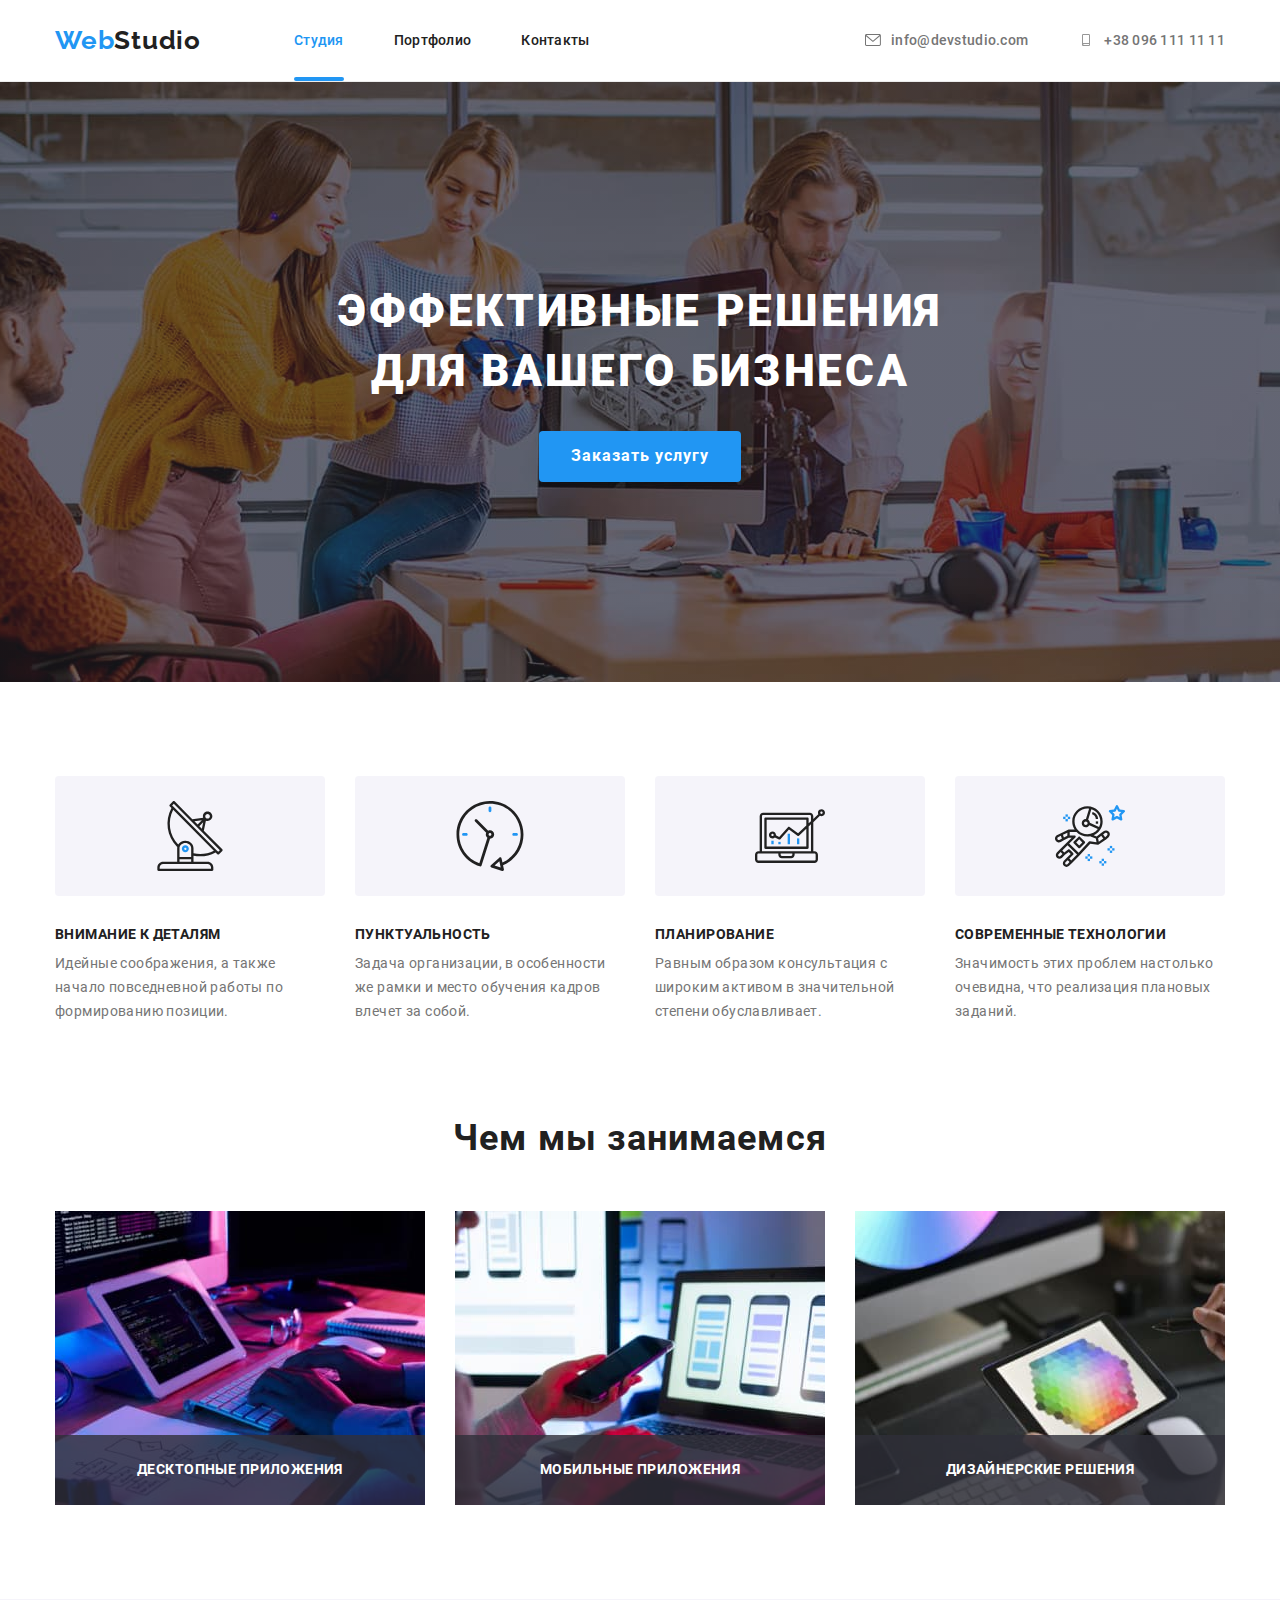
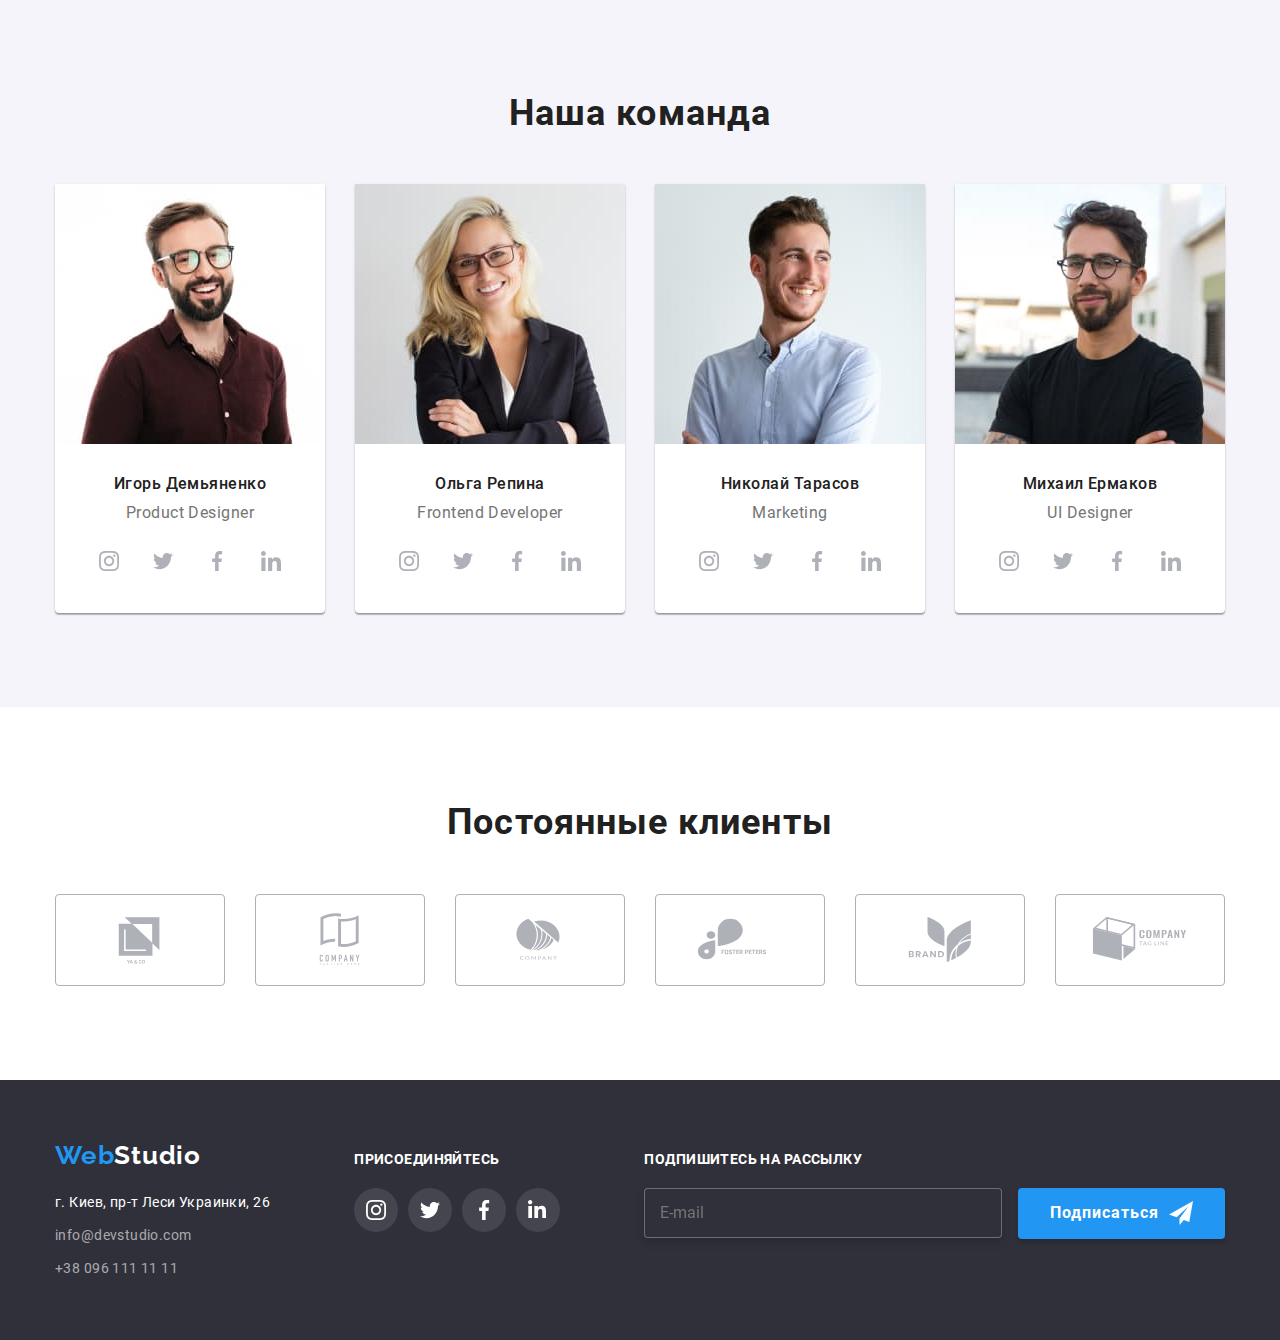
<file: index.html>
<!DOCTYPE html>
<html lang="ru">
  <head>
    <meta charset="UTF-8" />
    <meta http-equiv="X-UA-Compatible" content="IE=edge" />
    <meta name="viewport" content="width=device-width, initial-scale=1.0" />
    <title>WebStudio</title>

    <link
      rel="stylesheet"
      href="https://cdnjs.cloudflare.com/ajax/libs/modern-normalize/1.1.0/modern-normalize.min.css"
    />

    <link rel="stylesheet" href="./css/main.min.css" />
  </head>
  <body>
    <header class="header">
      <div class="container header-content">
        <nav class="navigation">
          <a class="logo" href="./index.html">Web<span class="logo--dark">Studio</span></a>

          <button type="button" aria-controls="menu-box" class="navigation__btn" data-menu-button>
            <svg width="40" height="40" aria-label="переключатель мобильного меню">
              <use
                class="navigation__btn-open"
                href="./img/symbol-defs.svg#icon-mobil-menu-open"
              ></use>
              <use
                class="navigation__btn-close"
                href="./img/symbol-defs.svg#icon-mobil-menu-close"
              ></use>
            </svg>
          </button>

          <div class="navigation__menu-box" id="menu-box" data-menu>
            <ul class="mobil-nav">
              <li class="mobil-nav__item">
                <a class="mobil-nav__link mobil-nav__link--carrent" href="">Студия</a>
              </li>
              <li class="mobil-nav__item">
                <a class="mobil-nav__link" href="./portfolio.html">Портфолио</a>
              </li>
              <li class="mobil-nav__item"><a class="mobil-nav__link" href="">Контакты</a></li>
            </ul>
            <div class="mobil-space">
              <ul class="mobil-contacts">
                <li class="mobil-contacts__item">
                  <a class="mobil-contacts__link-phone" href="tel:+380961111111">
                    +38 096 111 11 11</a
                  >
                </li>
                <li class="mobil-contacts__item">
                  <a class="mobil-contacts__link-mail" href="mailto:info@devstudio.com">
                    info@devstudio.com</a
                  >
                </li>
              </ul>

              <ul class="mobil-soc__list">
                <li class="mobil-soc__item">
                  <a class="mobil-soc__link link-reset" href="">Instagram</a>
                </li>

                <li class="mobil-soc__item"><a class="mobil-soc__link" href="">Twitter</a></li>

                <li class="mobil-soc__item"><a class="mobil-soc__link" href="">Facebook</a></li>

                <li class="mobil-soc__item"><a class="mobil-soc__link" href="">LinkedIn</a></li>
              </ul>
            </div>
          </div>

          <ul class="site-nav">
            <li class="site-nav__item">
              <a class="site-nav__link site-nav__link--current" href="">Студия</a>
            </li>
            <li class="site-nav__item">
              <a class="site-nav__link" href="./portfolio.html">Портфолио</a>
            </li>
            <li class="site-nav__item"><a class="site-nav__link" href="">Контакты</a></li>
          </ul>
        </nav>
        <ul class="contacts">
          <li class="contacts__item">
            <a class="contacts__link" href="mailto:info@devstudio.com">
              <svg class="contacts__icon">
                <use href="./img/symbol-defs.svg#icon-mail"></use>
              </svg>
              info@devstudio.com</a
            >
          </li>
          <li class="contacts__item">
            <a class="contacts__link" href="tel:+380961111111">
              <svg class="contacts__icon">
                <use href="./img/symbol-defs.svg#icon-phone"></use>
              </svg>
              +38 096 111 11 11</a
            >
          </li>
        </ul>
      </div>
    </header>

    <main>
      <section class="hero">
        <h1 class="hero__title">
          Эффективные решения<br />
          для вашего бизнеса
        </h1>

        <button class="btn btn--secondary" type="button" data-modal-open>Заказать услугу</button>
      </section>

      <!-- Наши преимущества -->

      <section class="benefits section">
        <div class="container">
          <h2 class="visually-hidden">Наши преимущества</h2>

          <ul class="benefits__list">
            <li class="benefits__item">
              <h3 class="benefits__tittle">Внимание к деталям</h3>

              <p class="benefits__text">
                Идейные соображения, а также начало повседневной работы по формированию позиции.
              </p>
            </li>

            <li class="benefits__item">
              <h3 class="benefits__tittle">Пунктуальность</h3>

              <p class="benefits__text">
                Задача организации, в особенности же рамки и место обучения кадров влечет за собой.
              </p>
            </li>

            <li class="benefits__item">
              <h3 class="benefits__tittle">Планирование</h3>

              <p class="benefits__text">
                Равным образом консультация с широким активом в значительной степени обуславливает.
              </p>
            </li>

            <li class="benefits__item">
              <h3 class="benefits__tittle">Современные технологии</h3>

              <p class="benefits__text">
                Значимость этих проблем настолько очевидна, что реализация плановых заданий.
              </p>
            </li>
          </ul>
        </div>
      </section>

      <!-- Чем мы занимаемся -->

      <section class="occupation section">
        <div class="container">
          <h2 class="occupation__tittle">Чем мы занимаемся</h2>

          <ul class="occupation__list">
            <li class="occupation__item">
              <div class="occupation__card">
                <h3 class="occupation__text">Десктопные приложения</h3>
                <picture>
                  <source
                    srcset="./img/ocupation-img-1.jpg 1x, ./img/ocupation-img-1-2x.jpg 2x"
                    media="(min-width:1200px)"
                  />

                  <img
                    class="occupation__images"
                    src="./img/ocupation-img-1.jpg"
                    alt="монитор и руки человека на клавиатуре"
                  />
                </picture>
              </div>
            </li>

            <li class="occupation__item">
              <div class="occupation__card">
                <h3 class="occupation__text">Мобильные приложения</h3>
                <picture>
                  <source
                    srcset="./img/ocupation-img-2.jpg 1x, ./img/ocupation-img-2-2x.jpg 2x"
                    media="(min-width:1200px)"
                  />

                  <img
                    class="occupation__images"
                    src="ocupation-img-2.jpg"
                    alt="монитор и смартфон в руках человека"
                  />
                </picture>
              </div>
            </li>
            <li class="occupation__item">
              <div class="occupation__card">
                <h3 class="occupation__text">Дизайнерские решения</h3>
                <picture>
                  <source
                    srcset="./img/ocupation-img-3.jpg 1x, ./img/ocupation-img-3-2x.jpg 2x"
                    media="(min-width:1200px)"
                  />

                  <img
                    class="occupation__images"
                    src="ocupation-img-3.jpg"
                    alt="планшет в руках человека"
                  />
                </picture>
              </div>
            </li>
          </ul>
        </div>
      </section>

      <!-- Наша команда -->

      <section class="team section">
        <div class="container">
          <h2 class="team__tittle">Наша команда</h2>

          <ul class="team__list">
            <li class="team__item">
              <picture>
                <source
                  srcset="./img/team-1.jpg 1x, ./img/team-1-2x.jpg 2x"
                  media="(min-width:1200px)"
                />
                <source
                  srcset="./img/team-1-tab.jpg 1x, ./img/team-1-tab-2x.jpg 2x"
                  media="(min-width:768px)"
                />
                <source
                  srcset="./img/team-1-mob.jpg 1x, ./img/team-1-mob-2x.jpg 2x"
                  media="(min-width:320px)"
                />
                <img
                  class="team__images"
                  src="./img/team-1.jpg"
                  alt="мужчиина в очках с бородой в коричневой рубашке"
                />
              </picture>

              <div class="team__meta">
                <h3 class="team__name">Игорь Демьяненко</h3>
                <p class="team__profession" lang="en">Product Designer</p>
              </div>
              <ul class="social-links">
                <li class="social-links__item">
                  <a class="social-links__link" href="">
                    <svg class="social-links__icon">
                      <use href="./img/symbol-defs.svg#icon-social_links_1"></use>
                    </svg>
                  </a>
                </li>
                <li class="social-links__item">
                  <a class="social-links__link" href=""
                    ><svg class="social-links__icon">
                      <use href="./img/symbol-defs.svg#icon-social_links_2"></use></svg
                  ></a>
                </li>
                <li class="social-links__item">
                  <a class="social-links__link" href=""
                    ><svg class="social-links__icon">
                      <use href="./img/symbol-defs.svg#icon-social_links_3"></use></svg
                  ></a>
                </li>
                <li class="social-links__item">
                  <a class="social-links__link" href=""
                    ><svg class="social-links__icon">
                      <use href="./img/symbol-defs.svg#icon-social_links_4"></use></svg
                  ></a>
                </li>
              </ul>
            </li>

            <li class="team__item">
              <picture>
                <source
                  srcset="./img/team-2.jpg 1x, ./img/team-2-2x.jpg 2x"
                  media="(min-width:1200px)"
                />
                <source
                  srcset="./img/team-2-tab.jpg 1x, ./img/team-2-tab-2x.jpg 2x"
                  media="(min-width:768px)"
                />
                <source
                  srcset="./img/team-2-mob.jpg 1x, ./img/team-2-mob-2x.jpg 2x"
                  media="(min-width:320px)"
                />
                <img
                  class="team__images"
                  src="./img/team-2.jpg"
                  alt="женщина блондинка в очках и черном пиджаке"
                />
              </picture>

              <div class="team__meta">
                <h3 class="team__name">Ольга Репина</h3>
                <p class="team__profession" lang="en">Frontend Developer</p>
              </div>
              <ul class="social-links">
                <li class="social-links__item">
                  <a class="social-links__link" href="">
                    <svg class="social-links__icon">
                      <use href="./img/symbol-defs.svg#icon-social_links_1"></use>
                    </svg>
                  </a>
                </li>
                <li class="social-links__item">
                  <a class="social-links__link" href=""
                    ><svg class="social-links__icon">
                      <use href="./img/symbol-defs.svg#icon-social_links_2"></use></svg
                  ></a>
                </li>
                <li class="social-links__item">
                  <a class="social-links__link" href=""
                    ><svg class="social-links__icon">
                      <use href="./img/symbol-defs.svg#icon-social_links_3"></use></svg
                  ></a>
                </li>
                <li class="social-links__item">
                  <a class="social-links__link" href=""
                    ><svg class="social-links__icon">
                      <use href="./img/symbol-defs.svg#icon-social_links_4"></use></svg
                  ></a>
                </li>
              </ul>
            </li>

            <li class="team__item">
              <picture>
                <source
                  srcset="./img/team-3.jpg 1x, ./img/team-3-2x.jpg 2x"
                  media="(min-width:1200px)"
                />
                <source
                  srcset="./img/team-3-tab.jpg 1x, ./img/team-3-tab-2x.jpg 2x"
                  media="(min-width:768px)"
                />
                <source
                  srcset="./img/team-3-mob.jpg 1x, ./img/team-3-mob-2x.jpg 2x"
                  media="(min-width:320px)"
                />
                <img
                  class="team__images"
                  src="./img/team-3.jpg"
                  alt="женщина блондинка в очках и черном пиджаке"
                />
              </picture>

              <div class="team__meta">
                <h3 class="team__name">Николай Тарасов</h3>
                <p class="team__profession" lang="en">Marketing</p>
              </div>
              <ul class="social-links">
                <li class="social-links__item">
                  <a class="social-links__link" href="">
                    <svg class="social-links__icon">
                      <use href="./img/symbol-defs.svg#icon-social_links_1"></use>
                    </svg>
                  </a>
                </li>
                <li class="social-links__item">
                  <a class="social-links__link" href=""
                    ><svg class="social-links__icon">
                      <use href="./img/symbol-defs.svg#icon-social_links_2"></use></svg
                  ></a>
                </li>
                <li class="social-links__item">
                  <a class="social-links__link" href=""
                    ><svg class="social-links__icon">
                      <use href="./img/symbol-defs.svg#icon-social_links_3"></use></svg
                  ></a>
                </li>
                <li class="social-links__item">
                  <a class="social-links__link" href=""
                    ><svg class="social-links__icon">
                      <use href="./img/symbol-defs.svg#icon-social_links_4"></use></svg
                  ></a>
                </li>
              </ul>
            </li>

            <li class="team__item">
              <picture>
                <source
                  srcset="./img/team-4.jpg 1x, ./img/team-4-2x.jpg 2x"
                  media="(min-width:1200px)"
                />
                <source
                  srcset="./img/team-4-tab.jpg 1x, ./img/team-4-tab-2x.jpg 2x"
                  media="(min-width:768px)"
                />
                <source
                  srcset="./img/team-4-mob.jpg 1x, ./img/team-4-mob-2x.jpg 2x"
                  media="(min-width:320px)"
                />
                <img
                  class="team__images"
                  src="./img/team-4.jpg"
                  alt="мужчиина в очках с бородой в черной футболке"
                />
              </picture>

              <div class="team__meta">
                <h3 class="team__name">Михаил Ермаков</h3>
                <p class="team__profession" lang="en">UI Designer</p>
              </div>
              <ul class="social-links">
                <li class="social-links__item">
                  <a class="social-links__link" href="">
                    <svg class="social-links__icon">
                      <use href="./img/symbol-defs.svg#icon-social_links_1"></use>
                    </svg>
                  </a>
                </li>
                <li class="social-links__item">
                  <a class="social-links__link" href=""
                    ><svg class="social-links__icon">
                      <use href="./img/symbol-defs.svg#icon-social_links_2"></use></svg
                  ></a>
                </li>
                <li class="social-links__item">
                  <a class="social-links__link" href=""
                    ><svg class="social-links__icon">
                      <use href="./img/symbol-defs.svg#icon-social_links_3"></use></svg
                  ></a>
                </li>
                <li class="social-links__item">
                  <a class="social-links__link" href=""
                    ><svg class="social-links__icon">
                      <use href="./img/symbol-defs.svg#icon-social_links_4"></use></svg
                  ></a>
                </li>
              </ul>
            </li>
          </ul>
        </div>
      </section>
      <section class="client section">
        <div class="container">
          <h2 class="client__tittle">Постоянные клиенты</h2>
          <ul class="client__list">
            <li class="client__item">
              <a class="client__link" href="">
                <svg class="client__logo">
                  <use href="./img/symbol-defs.svg#icon-client_1"></use>
                </svg>
              </a>
            </li>

            <li class="client__item">
              <a class="client__link" href="">
                <svg class="client__logo">
                  <use href="./img/symbol-defs.svg#icon-client_2"></use>
                </svg>
              </a>
            </li>

            <li class="client__item">
              <a class="client__link" href="">
                <svg class="client__logo">
                  <use href="./img/symbol-defs.svg#icon-client_3"></use>
                </svg>
              </a>
            </li>

            <li class="client__item">
              <a class="client__link" href="">
                <svg class="client__logo">
                  <use href="./img/symbol-defs.svg#icon-client_4"></use>
                </svg>
              </a>
            </li>

            <li class="client__item">
              <a class="client__link" href="">
                <svg class="client__logo">
                  <use href="./img/symbol-defs.svg#icon-client_5"></use>
                </svg>
              </a>
            </li>

            <li class="client__item">
              <a class="client__link" href="">
                <svg class="client__logo">
                  <use href="./img/symbol-defs.svg#icon-client_6"></use>
                </svg>
              </a>
            </li>
          </ul>
        </div>
      </section>
    </main>

    <footer class="footer">
      <div class="container footer-content">
        <div class="footer__wrap">
          <a class="logo" href="">Web<span class="logo--white">Studio</span></a>

          <address class="address">
            <ul class="address__list">
              <li class="address__item">
                <a class="address__link address__link--location" href=""
                  >г. Киев, пр-т Леси Украинки, 26</a
                >
              </li>
              <li class="address__item">
                <a class="address__link" href="mailto:info@devstudio.com">info@devstudio.com</a>
              </li>
              <li class="address__item">
                <a class="address__link" href="tel:+380961111111">+38 096 111 11 11</a>
              </li>
            </ul>
          </address>
        </div>
        <div class="join">
          <h2 class="join-tittle">присоединяйтесь</h2>

          <ul class="social-links">
            <li class="social-links__item">
              <a class="social-links__link social-links__link--change-color" href="">
                <svg class="social-links__icon">
                  <use href="./img/symbol-defs.svg#icon-social_links_1"></use>
                </svg>
              </a>
            </li>
            <li class="social-links__item">
              <a class="social-links__link social-links__link--change-color" href=""
                ><svg class="social-links__icon">
                  <use href="./img/symbol-defs.svg#icon-social_links_2"></use></svg
              ></a>
            </li>
            <li class="social-links__item">
              <a class="social-links__link social-links__link--change-color" href=""
                ><svg class="social-links__icon">
                  <use href="./img/symbol-defs.svg#icon-social_links_3"></use></svg
              ></a>
            </li>
            <li class="social-links__item">
              <a class="social-links__link social-links__link--change-color" href=""
                ><svg class="social-links__icon">
                  <use
                    href="./img/symbol-defs.svg#icon-social_links_4"
                    width="18"
                    height="18"
                  ></use></svg
              ></a>
            </li>
          </ul>
        </div>
        <div class="subscription">
          <form class="subscription-form">
            <label for="user-mail" class="subscription__label">Подпишитесь на рассылку</label>
            <input
              name="user-mail"
              id="user-mail"
              type="email"
              class="subscription__input"
              placeholder="E-mail"
            />

            <button type="submit" class="btn btn--secondary">
              Подписаться
              <svg class="subscription__icon" width="24" height="24">
                <use href="./img/symbol-defs.svg#icon-icon-footer"></use>
              </svg>
            </button>
          </form>
        </div>
      </div>
    </footer>
    <div class="backdrop backdrop--is-hidden" data-modal>
      <div class="modal">
        <button class="modal-btn" type="button" data-modal-close>
          <svg class="modal-btn__icon" width="18" height="18">
            <use href="./img/symbol-defs.svg#icon-modal_buttom"></use>
          </svg>
        </button>
        <p class="modal__text">Оставьте свои данные, мы вам перезвоним</p>
        <form class="modal__form">
          <label for="user-name" class="modal__label">Имя</label>

          <div class="modal__wrap">
            <input type="text" name="user-name" id="user-name" class="modal__input" />
            <svg class="modal__inpat-icon" width="18" height="18">
              <use href="./img/symbol-defs.svg#icon-name"></use>
            </svg>
          </div>
          <label for="user-tel" class="modal__label">Телефон</label>
          <div class="modal__wrap">
            <input type="tel" name="user-tel" id="user-tel" class="modal__input" />
            <svg class="modal__inpat-icon" width="18" height="18">
              <use href="./img/symbol-defs.svg#icon-phone-modal"></use>
            </svg>
          </div>
          <label for="user-email" class="modal__label">Почта</label>
          <div class="modal__wrap">
            <input type="email" name="user-email" id="user-email" class="modal__input" />
            <svg class="modal__inpat-icon" width="18" height="18">
              <use href="./img/symbol-defs.svg#icon-email-black"></use>
            </svg>
          </div>
          <label for="modal-comment" class="modal__label">Комментарий</label>
          <textarea
            name="comment"
            id="modal-comment"
            class="modal__taxtarea"
            placeholder="Введите текст"
          ></textarea>
          <div class="modal__check-content-wrap">
            <div class="modal__check-box-wrap">
              <input type="checkbox" class="modal__check" name="modal-treaty" id="modal-treaty" />
              <svg class="modal__icon-check" width="16" height="15">
                <use href="./img/symbol-defs.svg#icon-subscription"></use>
              </svg>
            </div>
            <label for="modal-treaty" class="modal__treaty-text"
              >Соглашаюсь с рассылкой и принимаю
              <a href="" class="modal__link">Условия договора</a></label
            >
          </div>
          <button type="submit" class="btn btn--secondary modal__btn-submit">Отправить</button>
        </form>
      </div>
    </div>

    <script src="./js/modal.js"></script>
    <script src="./js/navigation-btn.js"></script>
  </body>
</html>
</file>
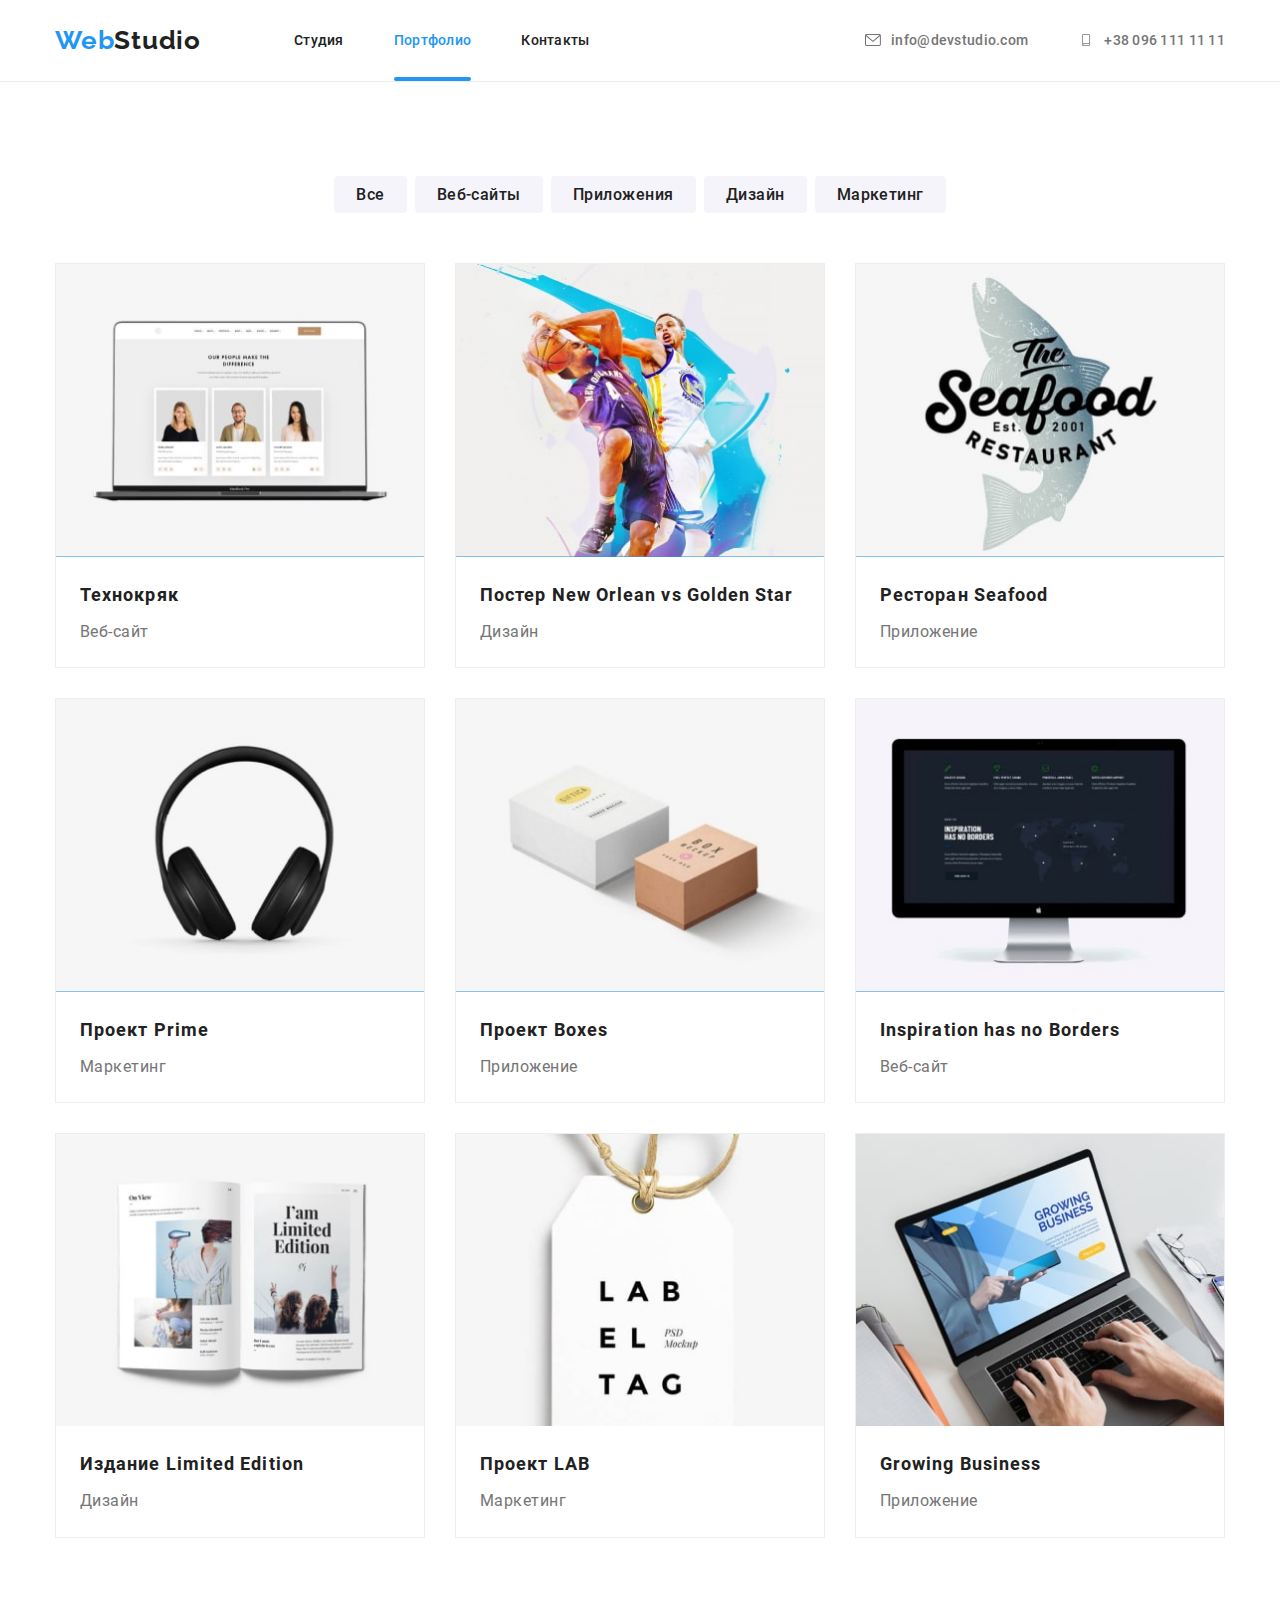
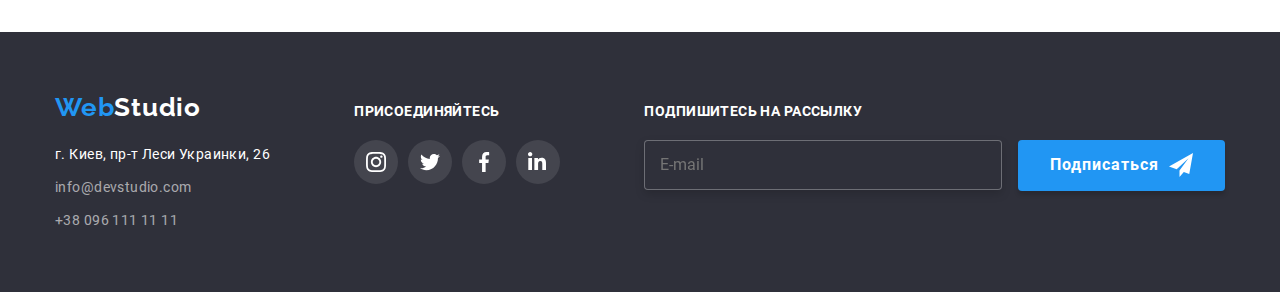
<file: portfolio.html>
<!DOCTYPE html>
<html lang="ru">
  <head>
    <meta charset="UTF-8" />
    <meta http-equiv="X-UA-Compatible" content="IE=edge" />
    <meta name="viewport" content="width=device-width, initial-scale=1.0" />
    <title>WebStudio</title>

    <link
      rel="stylesheet"
      href="https://cdnjs.cloudflare.com/ajax/libs/modern-normalize/1.1.0/modern-normalize.min.css"
    />

    <link rel="stylesheet" href="./css/main.min.css" />
  </head>
  <body>
    <header class="header">
      <div class="container header-content">
        <nav class="navigation">
          <a class="logo" href="./index.html">Web<span class="logo--dark">Studio</span></a>

          <button type="button" aria-controls="menu-box" class="navigation__btn" data-menu-button>
            <svg width="40" height="40" aria-label="переключатель мобильного меню">
              <use
                class="navigation__btn-open"
                href="./img/symbol-defs.svg#icon-mobil-menu-open"
              ></use>
              <use
                class="navigation__btn-close"
                href="./img/symbol-defs.svg#icon-mobil-menu-close"
              ></use>
            </svg>
          </button>

          <div class="navigation__menu-box" id="menu-box" data-menu>
            <ul class="mobil-nav">
              <li class="mobil-nav__item">
                <a class="mobil-nav__link" href="./index.html">Студия</a>
              </li>
              <li class="mobil-nav__item">
                <a class="mobil-nav__link mobil-nav__link--carrent" href="">Портфолио</a>
              </li>
              <li class="mobil-nav__item"><a class="mobil-nav__link" href="">Контакты</a></li>
            </ul>
            <div class="mobil-space">
              <ul class="mobil-contacts">
                <li class="mobil-contacts__item">
                  <a class="mobil-contacts__link-phone" href="tel:+380961111111">
                    +38 096 111 11 11</a
                  >
                </li>
                <li class="mobil-contacts__item">
                  <a class="mobil-contacts__link-mail" href="mailto:info@devstudio.com">
                    info@devstudio.com</a
                  >
                </li>
              </ul>

              <ul class="mobil-soc__list">
                <li class="mobil-soc__item">
                  <a class="mobil-soc__link link-reset" href="">Instagram</a>
                </li>

                <li class="mobil-soc__item"><a class="mobil-soc__link" href="">Twitter</a></li>

                <li class="mobil-soc__item"><a class="mobil-soc__link" href="">Facebook</a></li>

                <li class="mobil-soc__item"><a class="mobil-soc__link" href="">LinkedIn</a></li>
              </ul>
            </div>
          </div>

          <ul class="site-nav">
            <li class="site-nav__item">
              <a class="site-nav__link" href="./index.html">Студия</a>
            </li>
            <li class="site-nav__item">
              <a class="site-nav__link site-nav__link--current" href="./portfolio.html"
                >Портфолио</a
              >
            </li>
            <li class="site-nav__item"><a class="site-nav__link" href="">Контакты</a></li>
          </ul>
        </nav>
        <ul class="contacts">
          <li class="contacts__item">
            <a class="contacts__link" href="mailto:info@devstudio.com">
              <svg class="contacts__icon">
                <use href="./img/symbol-defs.svg#icon-mail"></use>
              </svg>
              info@devstudio.com</a
            >
          </li>
          <li class="contacts__item">
            <a class="contacts__link" href="tel:+380961111111">
              <svg class="contacts__icon">
                <use href="./img/symbol-defs.svg#icon-phone"></use>
              </svg>
              +38 096 111 11 11</a
            >
          </li>
        </ul>
      </div>
    </header>

    <main>
      <section class="projects section">
        <div class="container">
          <ul class="filter">
            <li class="filter__item">
              <button class="btn btn--primary" type="button">Все</button>
            </li>
            <li class="filter__item">
              <button class="btn btn--primary" type="button">Веб-сайты</button>
            </li>
            <li class="filter__item">
              <button class="btn btn--primary" type="button">Приложения</button>
            </li>
            <li class="filter__item">
              <button class="btn btn--primary" type="button">Дизайн</button>
            </li>
            <li class="filter__item">
              <button class="btn btn--primary" type="button">Маркетинг</button>
            </li>
          </ul>

          <ul class="projects__list">
            <li class="projects__item">
              <a class="projects__link" href="">
                <div class="projects__wrap">
                  <picture>
                    <source
                      srcset="./img/projects-1-min.jpg 1x, ./img/projects-1-2x-min.jpg 2x"
                      media="(min-width:1200px)"
                    />
                    <source
                      srcset="./img/projects-tab-1-min.jpg 1x, ./img/projects-tab-1-2x-min.jpg 2x"
                      media="(min-width:768px)"
                    />
                    <source
                      srcset="./img/projects-mob-1-min.jpg 1x, ./img/projects-mob-1-2x-min.jpg 2x"
                      media="(min-width:480px)"
                    />
                    <img
                      class="projects__images"
                      src="./img/projects-1-min.jpg"
                      alt="страница сайта открыта на ноутбуке"
                    />
                  </picture>

                  <p class="projects__up-text">
                    Ресурс предлагает комплексные предложения с разным уровнем функционала и
                    сервисов. Все это позволит посетителю получить исчерпывающие сведения о компании
                    или частном лице.
                  </p>
                </div>
                <div class="projects__description">
                  <h2 class="projects__tittle">Технокряк</h2>
                  <p class="projects__text">Веб-сайт</p>
                </div>
              </a>
            </li>
            <li class="projects__item">
              <a class="projects__link" href="">
                <div class="projects__wrap">
                  <picture>
                    <source
                      srcset="./img/projects-2-min.jpg 1x, ./img/projects-2-2x-min.jpg 2x"
                      media="(min-width:1200px)"
                    />
                    <source
                      srcset="./img/projects-tab-2-min.jpg 1x, ./img/projects-tab-2-2x-min.jpg 2x"
                      media="(min-width:768px)"
                    />
                    <source
                      srcset="./img/projects-mob-2-min.jpg 1x, ./img/projects-mob-2-2x-min.jpg 2x"
                      media="(min-width:480px)"
                    />
                    <img
                      class="projects__images"
                      src="./img/projects-2-min.jpg"
                      alt="два баскетболиста борьба за мяч"
                    />
                  </picture>

                  <p class="projects__up-text">
                    Ресурс предлагает комплексные предложения с разным уровнем функционала и
                    сервисов. Все это позволит посетителю получить исчерпывающие сведения о компании
                    или частном лице.
                  </p>
                </div>

                <div class="projects__description">
                  <h2 class="projects__tittle">
                    Постер <span lang="en">New Orlean vs Golden Star</span>
                  </h2>
                  <p class="projects__text">Дизайн</p>
                </div>
              </a>
            </li>
            <li class="projects__item">
              <a class="projects__link" href="">
                <div class="projects__wrap">
                  <picture>
                    <source
                      srcset="./img/projects-3-min.jpg 1x, ./img/projects-3-2x-min.jpg 2x"
                      media="(min-width:1200px)"
                    />
                    <source
                      srcset="./img/projects-tab-3-min.jpg 1x, ./img/projects-tab-3-2x-min.jpg 2x"
                      media="(min-width:768px)"
                    />
                    <source
                      srcset="./img/projects-mob-3-min.jpg 1x, ./img/projects-mob-3-2x-min.jpg 2x"
                      media="(min-width:480px)"
                    />
                    <img
                      class="projects__images"
                      src="./img/projects-3-min.jpg"
                      alt="логотип ресторана"
                    />
                  </picture>

                  <p class="projects__up-text">
                    Ресурс предлагает комплексные предложения с разным уровнем функционала и
                    сервисов. Все это позволит посетителю получить исчерпывающие сведения о компании
                    или частном лице.
                  </p>
                </div>

                <div class="projects__description">
                  <h2 class="projects__tittle">Ресторан <span lang="en">Seafood</span></h2>
                  <p class="projects__text">Приложение</p>
                </div>
              </a>
            </li>
            <li class="projects__item">
              <a class="projects__link" href="">
                <div class="projects__wrap">
                  <picture>
                    <source
                      srcset="./img/projects-4-min.jpg 1x, ./img/projects-4-2x-min.jpg 2x"
                      media="(min-width:1200px)"
                    />
                    <source
                      srcset="./img/projects-tab-4-min.jpg 1x, ./img/projects-tab-4-2x-min.jpg 2x"
                      media="(min-width:768px)"
                    />
                    <source
                      srcset="./img/projects-mob-4-min.jpg 1x, ./img/projects-mob-4-2x-min.jpg 2x"
                      media="(min-width:480px)"
                    />
                    <img
                      class="projects__images"
                      src="./img/projects-4-min.jpg"
                      alt="черные наушники"
                    />
                  </picture>

                  <p class="projects__up-text">
                    Ресурс предлагает комплексные предложения с разным уровнем функционала и
                    сервисов. Все это позволит посетителю получить исчерпывающие сведения о компании
                    или частном лице.
                  </p>
                </div>

                <div class="projects__description">
                  <h2 class="projects__tittle">Проект <span lang="en">Prime</span></h2>
                  <p class="projects__text">Маркетинг</p>
                </div>
              </a>
            </li>
            <li class="projects__item">
              <a class="projects__link" href="">
                <div class="projects__wrap">
                  <picture>
                    <source
                      srcset="./img/projects-5-min.jpg 1x, ./img/projects-5-2x-min.jpg 2x"
                      media="(min-width:1200px)"
                    />
                    <source
                      srcset="./img/projects-tab-5-min.jpg 1x, ./img/projects-tab-5-2x-min.jpg 2x"
                      media="(min-width:768px)"
                    />
                    <source
                      srcset="./img/projects-mob-5-min.jpg 1x, ./img/projects-mob-5-2x-min.jpg 2x"
                      media="(min-width:480px)"
                    />
                    <img
                      class="projects__images"
                      src="./img/projects-5-min.jpg"
                      alt="булая и серая картонные коробки"
                    />
                  </picture>

                  <p class="projects__up-text">
                    Ресурс предлагает комплексные предложения с разным уровнем функционала и
                    сервисов. Все это позволит посетителю получить исчерпывающие сведения о компании
                    или частном лице.
                  </p>
                </div>

                <div class="projects__description">
                  <h2 class="projects__tittle">Проект <span lang="en">Boxes</span></h2>
                  <p class="projects__text">Приложение</p>
                </div>
              </a>
            </li>
            <li class="projects__item">
              <a class="projects__link" href="">
                <div class="projects__wrap">
                  <picture>
                    <source
                      srcset="./img/projects-6-min.jpg 1x, ./img/projects-6-2x-min.jpg 2x"
                      media="(min-width:1200px)"
                    />
                    <source
                      srcset="./img/projects-tab-6-min.jpg 1x, ./img/projects-tab-6-2x-min.jpg 2x"
                      media="(min-width:768px)"
                    />
                    <source
                      srcset="./img/projects-mob-6-min.jpg 1x, ./img/projects-mob-6-2x-min.jpg 2x"
                      media="(min-width:480px)"
                    />
                    <img
                      class="projects__images"
                      src="./img/projects-6-min.jpg"
                      alt="комп'ютер-моноблок аpple"
                    />
                  </picture>

                  <p class="projects__up-text">
                    Ресурс предлагает комплексные предложения с разным уровнем функционала и
                    сервисов. Все это позволит посетителю получить исчерпывающие сведения о компании
                    или частном лице.
                  </p>
                </div>

                <div class="projects__description">
                  <h2 class="projects__tittle" lang="en">Inspiration has no Borders</h2>
                  <p class="projects__text">Веб-сайт</p>
                </div>
              </a>
            </li>
            <li class="projects__item">
              <a class="projects__link" href="">
                <div class="projects__wrap">
                  <picture>
                    <source
                      srcset="./img/projects-7-min.jpg 1x, ./img/projects-7-2x-min.jpg 2x"
                      media="(min-width:1200px)"
                    />
                    <source
                      srcset="./img/projects-tab-7-min.jpg 1x, ./img/projects-tab-7-2x-min.jpg 2x"
                      media="(min-width:768px)"
                    />
                    <source
                      srcset="./img/projects-mob-7-min.jpg 1x, ./img/projects-mob-7-2x-min.jpg 2x"
                      media="(min-width:480px)"
                    />
                    <img
                      class="projects__images"
                      src="./img/projects-7-min.jpg"
                      alt="статья в открытом журнале"
                    />
                  </picture>

                  <p class="projects__up-text">
                    Ресурс предлагает комплексные предложения с разным уровнем функционала и
                    сервисов. Все это позволит посетителю получить исчерпывающие сведения о компании
                    или частном лице.
                  </p>
                </div>

                <div class="projects__description">
                  <h2 class="projects__tittle">Издание <span lang="en">Limited Edition</span></h2>
                  <p class="projects__text">Дизайн</p>
                </div>
              </a>
            </li>
            <li class="projects__item">
              <a class="projects__link" href="">
                <div class="projects__wrap">
                  <picture>
                    <source
                      srcset="./img/projects-8-min.jpg 1x, ./img/projects-8-2x-min.jpg 2x"
                      media="(min-width:1200px)"
                    />
                    <source
                      srcset="./img/projects-tab-8-min.jpg 1x, ./img/projects-tab-8-2x-min.jpg 2x"
                      media="(min-width:768px)"
                    />
                    <source
                      srcset="./img/projects-mob-8-min.jpg 1x, ./img/projects-mob-8-2x-min.jpg 2x"
                      media="(min-width:480px)"
                    />
                    <img
                      class="projects__images"
                      src="./img/projects-8-min.jpg"
                      alt="белая бирка с нитью"
                    />
                  </picture>

                  <p class="projects__up-text">
                    Ресурс предлагает комплексные предложения с разным уровнем функционала и
                    сервисов. Все это позволит посетителю получить исчерпывающие сведения о компании
                    или частном лице.
                  </p>
                </div>

                <div class="projects__description">
                  <h2 class="projects__tittle">Проект <span lang="en">LAB</span></h2>
                  <p class="projects__text">Маркетинг</p>
                </div>
              </a>
            </li>
            <li class="projects__item">
              <a class="projects__link" href="">
                <div class="projects__wrap">
                  <picture>
                    <source
                      srcset="./img/projects-9-min.jpg 1x, ./img/projects-9-2x-min.jpg 2x"
                      media="(min-width:1200px)"
                    />
                    <source
                      srcset="./img/projects-tab-9-min.jpg 1x, ./img/projects-tab-9-2x-min.jpg 2x"
                      media="(min-width:768px)"
                    />
                    <source
                      srcset="./img/projects-mob-9-min.jpg 1x, ./img/projects-mob-9-2x-min.jpg 2x"
                      media="(min-width:480px)"
                    />
                    <img
                      class="projects__images"
                      src="./img/projects-9-min.jpg"
                      alt="Веб-сайт приложения открыт на ноутбуке"
                    />
                  </picture>

                  <p class="projects__up-text">
                    Ресурс предлагает комплексные предложения с разным уровнем функционала и
                    сервисов. Все это позволит посетителю получить исчерпывающие сведения о компании
                    или частном лице.
                  </p>
                </div>

                <div class="projects__description">
                  <h2 class="projects__tittle" lang="en">Growing Business</h2>
                  <p class="projects__text">Приложение</p>
                </div>
              </a>
            </li>
          </ul>
        </div>
      </section>
    </main>

    <footer class="footer">
      <div class="container footer-content">
        <div class="footer__wrap">
          <a class="logo" href="">Web<span class="logo--white">Studio</span></a>

          <address class="address">
            <ul class="address__list">
              <li class="address__item">
                <a class="address__link address__link--location" href=""
                  >г. Киев, пр-т Леси Украинки, 26</a
                >
              </li>
              <li class="address__item">
                <a class="address__link" href="mailto:info@devstudio.com">info@devstudio.com</a>
              </li>
              <li class="address__item">
                <a class="address__link" href="tel:+380961111111">+38 096 111 11 11</a>
              </li>
            </ul>
          </address>
        </div>
        <div class="join">
          <h2 class="join-tittle">присоединяйтесь</h2>

          <ul class="social-links">
            <li class="social-links__item">
              <a class="social-links__link social-links__link--change-color" href="">
                <svg class="social-links__icon">
                  <use href="./img/symbol-defs.svg#icon-social_links_1"></use>
                </svg>
              </a>
            </li>
            <li class="social-links__item">
              <a class="social-links__link social-links__link--change-color" href=""
                ><svg class="social-links__icon">
                  <use href="./img/symbol-defs.svg#icon-social_links_2"></use></svg
              ></a>
            </li>
            <li class="social-links__item">
              <a class="social-links__link social-links__link--change-color" href=""
                ><svg class="social-links__icon">
                  <use href="./img/symbol-defs.svg#icon-social_links_3"></use></svg
              ></a>
            </li>
            <li class="social-links__item">
              <a class="social-links__link social-links__link--change-color" href=""
                ><svg class="social-links__icon">
                  <use
                    href="./img/symbol-defs.svg#icon-social_links_4"
                    width="18"
                    height="18"
                  ></use></svg
              ></a>
            </li>
          </ul>
        </div>
        <div class="subscription">
          <form class="subscription-form">
            <label for="user-mail" class="subscription__label">Подпишитесь на рассылку</label>
            <input
              name="user-mail"
              id="user-mail"
              type="email"
              class="subscription__input"
              placeholder="E-mail"
            />

            <button type="submit" class="btn btn--secondary">
              Подписаться
              <svg class="subscription__icon" width="24" height="24">
                <use href="./img/symbol-defs.svg#icon-icon-footer"></use>
              </svg>
            </button>
          </form>
        </div>
      </div>
    </footer>

    <script src="./js/navigation-btn.js"></script>
  </body>
</html>
</file>
<file: css/main.min.css>
@font-face{font-family:"Raleway";font-style:normal;font-weight:700;font-display:swap;src:local(""),url("../fonts/raleway-v22-latin_cyrillic-700.woff2") format("woff2"),url("../fonts/raleway-v22-latin_cyrillic-700.woff") format("woff")}@font-face{font-family:"Roboto";font-style:normal;font-weight:400;font-display:swap;src:local(""),url("../fonts/roboto-v29-latin_cyrillic-regular.woff2") format("woff2"),url("../fonts/roboto-v29-latin_cyrillic-regular.woff") format("woff")}@font-face{font-family:"Roboto";font-style:normal;font-weight:500;font-display:swap;src:local(""),url("../fonts/roboto-v29-latin_cyrillic-500.woff2") format("woff2"),url("../fonts/roboto-v29-latin_cyrillic-500.woff") format("woff")}@font-face{font-family:"Roboto";font-style:normal;font-weight:700;font-display:swap;src:local(""),url("../fonts/roboto-v29-latin_cyrillic-700.woff2") format("woff2"),url("../fonts/roboto-v29-latin_cyrillic-700.woff") format("woff")}@font-face{font-family:"Roboto";font-style:normal;font-weight:900;font-display:swap;src:local(""),url("../fonts/roboto-v29-latin_cyrillic-900.woff2") format("woff2"),url("../fonts/roboto-v29-latin_cyrillic-900.woff") format("woff")}:root{--primary-text-color: #757575;--title-text-color: #212121;--accent-color: #2196f3;--primary-bg-color: #2f303a;--secondary-bg-color: #ffffff;--tertiary-bg-color: #f5f4fa}ul{list-style:none;margin:0;padding:0}h1,h2,h3,h4,h5,h6,p{margin:0;padding:0}.visually-hidden{position:absolute;width:1px;height:1px;margin:-1px;border:0;padding:0;white-space:nowrap;clip-path:inset(100%);clip:rect(0 0 0 0);overflow:hidden}.container{margin-left:auto;margin-right:auto;padding-left:15px;padding-right:15px}@media screen and (min-width: 480px){.container{width:480px}}@media screen and (min-width: 768px){.container{width:768px}}@media screen and (min-width: 1200px){.container{width:1200px}}.section{padding-top:60px;padding-bottom:60px}@media screen and (min-width: 1200px){.section{padding-top:94px;padding-bottom:94px}}body{background-color:var(--secondary-bg-color);color:var(--primary-text-color);font-family:roboto,sans-serif}.logo{color:var(--accent-color);font-family:Raleway,sans-serif;font-weight:700;font-size:26px;line-height:1.2;letter-spacing:.03em;text-decoration:none}.logo--dark{color:var(--title-text-color)}.logo--white{color:var(--secondary-bg-color)}.header{border-bottom:1px solid #ececec}.header-content{display:flex;align-items:center}.site-nav{display:flex;margin-left:93px}.site-nav__item:not(:last-child){margin-right:50px}.site-nav__link{position:relative;display:block;padding-top:32px;padding-bottom:32px;color:var(--title-text-color);font-weight:500;font-size:14px;line-height:1.2;letter-spacing:.02em;text-decoration:none;transition:250ms cubic-bezier(0.4, 0, 0.2, 1)}.site-nav__link:hover,.site-nav__link:focus{color:var(--accent-color)}.site-nav__link--current{color:var(--accent-color)}.site-nav__link--current::after{position:absolute;bottom:0;content:"";display:block;width:100%;height:4px;border-radius:2px;background-color:var(--accent-color)}@media screen and (max-width: 767px){.site-nav{display:none}}.contacts{margin-left:auto}@media screen and (min-width: 768px)and (max-width: 1199px){.contacts__item:not(:last-child){margin-bottom:10px}}.contacts__link{display:flex;align-items:center;font-weight:500;font-size:14px;line-height:1.2;letter-spacing:.02em;text-decoration:none;color:var(--primary-text-color);transition:color 250ms cubic-bezier(0.4, 0, 0.2, 1)}.contacts__link:hover,.contacts__link:focus{color:var(--accent-color)}@media screen and (min-width: 768px)and (max-width: 1199px){.contacts__link{font-size:12px;line-height:1.16}}.contacts__icon{width:16px;height:12px;margin-right:10px;fill:currentColor}@media screen and (max-width: 767px){.contacts{display:none}}@media screen and (min-width: 1200px){.contacts{display:flex}.contacts__item:not(:last-child){margin-right:50px}}.hero{padding-bottom:118px;padding-top:118px;text-align:center;background-color:var(--primary-bg-color);background-image:linear-gradient(to right, rgba(47, 48, 58, 0.4), rgba(47, 48, 58, 0.4)),url(../img/hero-mob-1.jpg);background-repeat:no-repeat;background-position:center;background-size:cover}@media(min-device-pixel-ratio: 2),(min-resolution: 192dpi),(min-resolution: 2dppx){.hero{background-image:linear-gradient(to right, rgba(47, 48, 58, 0.4), rgba(47, 48, 58, 0.4)),url(../img/hero-mob-1-2x.jpg)}}@media screen and (min-width: 768px){.hero{background-image:linear-gradient(to right, rgba(47, 48, 58, 0.4), rgba(47, 48, 58, 0.4)),url(../img/hero-tab-1.jpg)}}@media screen and (min-width: 768px)and (min-device-pixel-ratio: 2),screen and (min-width: 768px)and (min-resolution: 192dpi),screen and (min-width: 768px)and (min-resolution: 2dppx){.hero{background-image:linear-gradient(to right, rgba(47, 48, 58, 0.4), rgba(47, 48, 58, 0.4)),url(../img/hero-tab-1-2x.jpg)}}@media screen and (min-width: 1200px){.hero{padding-bottom:200px;padding-top:200px;background-image:linear-gradient(to right, rgba(47, 48, 58, 0.4), rgba(47, 48, 58, 0.4)),url(../img/hero-1.jpg)}}@media screen and (min-width: 1200px)and (min-device-pixel-ratio: 2),screen and (min-width: 1200px)and (min-resolution: 192dpi),screen and (min-width: 1200px)and (min-resolution: 2dppx){.hero{background-image:linear-gradient(to right, rgba(47, 48, 58, 0.4), rgba(47, 48, 58, 0.4)),url(../img/hero-1-2x.jpg)}}.hero__title{margin-bottom:30px;color:var(--secondary-bg-color);font-weight:900;font-size:26;line-height:1.61;letter-spacing:.06em;text-transform:uppercase}@media screen and (min-width: 1200px){.hero__title{font-size:44px;line-height:1.36}}.benefits{background-color:var(--secondary-bg-color)}@media screen and (min-width: 768px){.benefits__list{display:flex;flex-wrap:wrap;margin:-15px}}@media screen and (min-width: 768px){.benefits__item{width:calc((100% - 60px)/2);margin:15px}}@media screen and (min-width: 1200px){.benefits__item{width:calc((100% - 120px)/4)}}@media screen and (max-width: 767px){.benefits__item:not(:last-child){margin-bottom:20px}}.benefits__item::before{content:"";display:block;height:120px;background:#f5f4fa;border-radius:4px;margin-bottom:30px;background-repeat:no-repeat;background-position:center}.benefits__item:nth-child(1)::before{background-image:url(../img/benefits_svg_1.svg)}.benefits__item:nth-child(2)::before{background-image:url(../img/benefits_svg_2.svg)}.benefits__item:nth-child(3)::before{background-image:url(../img/benefits_svg_3.svg)}.benefits__item:nth-child(4)::before{background-image:url(../img/benefits_svg_4.svg)}.benefits__tittle{margin-bottom:10px;color:var(--title-text-color);font-weight:700;font-size:14px;line-height:1.15;letter-spacing:.03em;text-transform:uppercase}@media screen and (max-width: 767px){.benefits__tittle{text-align:center}}.benefits__text{font-size:14px;line-height:1.7;letter-spacing:.03em}.occupation{background-color:var(--secondary-bg-color);padding-top:0;display:none}@media screen and (min-width: 1200px){.occupation{display:block}}.occupation__tittle{margin-bottom:50px;color:var(--title-text-color);font-weight:700;font-size:36px;line-height:1.2;text-align:center;letter-spacing:.03em}.occupation__list{display:flex}.occupation__item{max-width:370px;margin-right:30px}.occupation__item:last-child{margin-right:0}.occupation__card{position:relative}.occupation__text{position:absolute;bottom:0;display:inline-block;width:370px;height:70px;padding-top:27px;font-weight:700;font-size:14px;line-height:1.14;text-align:center;letter-spacing:.03em;text-transform:uppercase;background-color:rgba(47,48,58,.8);color:#fff}.occupation__images{display:block;max-width:100%;height:auto}.team{background-color:var(--tertiary-bg-color)}.team__tittle{margin-bottom:30px;color:var(--title-text-color);font-weight:700;font-size:28px;line-height:1.17;text-align:center;letter-spacing:.03em}@media screen and (min-width: 1200px){.team__tittle{margin-bottom:50px;font-size:36px;line-height:1.16}}@media screen and (min-width: 768px){.team__list{display:flex;flex-wrap:wrap;margin:-15px}}.team__item{padding-bottom:24px;box-shadow:0px 1px 3px rgba(0,0,0,.12),0px 1px 1px rgba(0,0,0,.14),0px 2px 1px rgba(0,0,0,.2);border-radius:0px 0px 4px 4px;background-color:var(--secondary-bg-color)}@media screen and (max-width: 767px){.team__item:not(:last-child){margin-bottom:30px}}@media screen and (min-width: 768px){.team__item{width:calc((100% - 60px)/2);margin:15px}}@media screen and (min-width: 1200px){.team__item{width:calc((100% - 120px)/4);margin:15px;padding-bottom:30px}}.team__images{margin-bottom:30px;display:block;max-width:100%;height:auto}.team__meta{margin-bottom:16px}.team__name{margin-bottom:10px;color:var(--title-text-color);font-weight:500;font-size:16px;line-height:1.2;text-align:center;letter-spacing:.03em}.team__profession{font-weight:400;font-size:16px;line-height:1.2;text-align:center;letter-spacing:.03em}.social-links{display:flex;justify-content:center}.social-links__link{display:flex;width:44px;height:44px;justify-content:center;align-items:center;border-radius:50%;color:#afb1b8;transition:color 250ms cubic-bezier(0.4, 0, 0.2, 1),background-color 250ms cubic-bezier(0.4, 0, 0.2, 1)}.social-links__link:hover,.social-links__link:focus{background-color:var(--accent-color);color:#fff}.social-links__link--change-color{background-color:rgba(255,255,255,.1);color:#fff}.social-links__icon{width:20px;height:20px;fill:currentColor}.social-links__item:not(:last-child){margin-right:10px}.client__tittle{margin-bottom:30px;color:var(--title-text-color);font-weight:700;font-size:28px;line-height:1.17;text-align:center;letter-spacing:.03em}@media screen and (min-width: 1200px){.client__tittle{margin-bottom:50px;font-size:36px;line-height:1.2}}.client__list{display:flex;margin:-15px}@media screen and (max-width: 1199px){.client__list{flex-wrap:wrap}}.client__item{width:calc((100% - 60px)/2);margin:15px}@media screen and (min-width: 768px){.client__item{width:calc((100% - 90px)/3)}}@media screen and (min-width: 1200px){.client__item{width:calc((100% - 180px)/6)}}.client__link{display:flex;width:100%;height:92px;justify-content:center;align-items:center;border:1px solid #afb1b8;border-radius:4px;color:#afb1b8;transition:color 250ms cubic-bezier(0.4, 0, 0.2, 1),border-color 250ms cubic-bezier(0.4, 0, 0.2, 1)}.client__link:hover,.client__link:focus{color:var(--accent-color);border-color:var(--accent-color)}.client__logo{width:106px;height:60px;fill:currentColor}.footer{padding-top:60px;padding-bottom:60px;background-color:var(--primary-bg-color)}@media screen and (min-width: 768px){.footer-content{display:flex;flex-wrap:wrap;justify-content:center}}@media screen and (min-width: 1200px){.footer-content{align-items:baseline;justify-content:space-between}}@media screen and (max-width: 767px){.join{margin-bottom:60px}}.join-tittle{margin-bottom:20px;font-weight:700;font-size:14px;line-height:1.14;letter-spacing:.03em;text-transform:uppercase;color:#fff}@media screen and (max-width: 1199px){.join-tittle{text-align:center}}@media screen and (max-width: 1199px){.footer__wrap{text-align:center;margin-bottom:60px}}@media screen and (min-width: 768px)and (max-width: 1199px){.footer__wrap{margin-right:165px}}.address{font-style:normal;margin-top:20px}.address__item:not(:last-child){margin-bottom:9px}.address__link{color:rgba(255,255,255,.6);font-size:14px;line-height:1.7;letter-spacing:.03em;text-decoration:none;transition:color 250ms cubic-bezier(0.4, 0, 0.2, 1)}.address__link--location{color:var(--secondary-bg-color)}.address__link:hover,.address__link:focus{color:var(--accent-color)}@media screen and (max-width: 1199px){.subscription-form{text-align:center}}.subscription__label{display:block;margin-bottom:20px;font-weight:700;font-size:14px;line-height:1.14;letter-spacing:.03em;text-transform:uppercase;color:#fff}.subscription__input{width:100%;height:50px;padding:15px;color:var(--secondary-bg-color);background-color:var(--primary-bg-color);filter:drop-shadow(0px 4px 4px rgba(0, 0, 0, 0.15));border:1px solid rgba(255,255,255,.3);border-radius:4px;margin-right:12px;outline:none}@media screen and (min-width: 480px){.subscription__input{width:450px}}@media screen and (max-width: 1199px){.subscription__input{margin-bottom:20px;display:block}}@media screen and (min-width: 1200px){.subscription__input{width:358px}}.subscription__icon{margin-left:10px}.btn{display:inline-flex;align-items:center;color:var(--title-text-color);background-color:var(--secondary-bg-color);cursor:pointer;text-align:center;font-family:Roboto;font-size:16px;border-radius:4px;border:none}.btn:hover,.btn:focus{background-color:var(--accent-color);color:var(--secondary-bg-color);box-shadow:0px 3px 1px rgba(0,0,0,.1),0px 1px 2px rgba(0,0,0,.08),0px 2px 2px rgba(0,0,0,.12)}.btn--primary{padding:6px 22px;background-color:var(--tertiary-bg-color);color:var(--title-text-color);font-weight:500;line-height:1.6;letter-spacing:.03em;transition:color 250ms cubic-bezier(0.4, 0, 0.2, 1),background-color 250ms cubic-bezier(0.4, 0, 0.2, 1),box-shadow 250ms cubic-bezier(0.4, 0, 0.2, 1)}@media screen and (max-width: 767px){.btn--primary{margin-bottom:15px}}.btn--secondary{padding:10px 32px;min-width:200px;background-color:var(--accent-color);color:var(--secondary-bg-color);font-weight:700;line-height:1.9;letter-spacing:.06em;text-align:center;box-shadow:0px 4px 4px rgba(0,0,0,.15);transition:box-shadow 250ms cubic-bezier(0.4, 0, 0.2, 1)}.backdrop{position:fixed;display:flex;justify-content:center;align-items:center;top:0;left:0;width:100%;height:100%;background-color:rgba(0,0,0,.2);overflow-y:scroll;transition:opacity 300ms cubic-bezier(0.07, 0.96, 0.54, 0.88)}.backdrop--is-hidden{opacity:0;pointer-events:none}.modal{position:relative;width:98%;height:635px;padding:40px;background-color:#fff;box-shadow:0px 1px 3px rgba(0,0,0,.12),0px 1px 1px rgba(0,0,0,.14),0px 2px 1px rgba(0,0,0,.2);border-radius:4px}@media screen and (min-width: 480px){.modal{width:450px;height:635px}}@media screen and (min-width: 1200px){.modal{width:528px;height:601px}}.modal__text{margin-bottom:12px;font-weight:700;font-size:20px;line-height:1.5;text-align:center;letter-spacing:.03em;color:#212121}@media screen and (min-width: 1200px){.modal__text{line-height:1.15}}.modal__label{display:inline-block;margin-bottom:4px;font-size:12px;line-height:1.16;letter-spacing:.01em}.modal__input{width:100%;height:40px;padding-left:42px;color:var(--title-text-color);border-radius:4px;border:1px solid rgba(33,33,33,.2);outline:none;transition:border-color 250ms cubic-bezier(0.4, 0, 0.2, 1)}.modal__input:hover,.modal__input:focus{border-color:var(--accent-color)}.modal__inpat-icon{position:absolute;left:12px;top:50%;transform:translateY(-50%);transition:fill 250ms cubic-bezier(0.4, 0, 0.2, 1)}.modal__input:hover+.modal__inpat-icon,.modal__input:focus+.modal__inpat-icon{fill:var(--accent-color)}.modal__wrap{position:relative;margin-bottom:10px}.modal__taxtarea{width:100%;height:120px;padding:12px 16px;margin-bottom:20px;font-size:12px;line-height:1.16;letter-spacing:.01em;color:rgba(117,117,117,.5);border-radius:4px;border:1px solid rgba(33,33,33,.2);outline:none;resize:none;transition:border-color 250ms cubic-bezier(0.4, 0, 0.2, 1)}.modal__taxtarea:hover,.modal__taxtarea:focus{border-color:var(--accent-color)}.modal__check{width:16px;height:15px;opacity:0}.modal__icon-check{pointer-events:none;position:absolute;top:0;left:0;border-radius:2px;border:2px solid var(--title-text-color)}.modal__check:checked+.modal__icon-check{background-color:var(--accent-color);border:none}.modal__check-box-wrap{position:relative;margin-right:7px}.modal__check-content-wrap{display:flex;align-items:center;justify-content:center;margin-bottom:30px}.modal__treaty-text{font-size:12px;line-height:1.16;letter-spacing:.03em}@media screen and (min-width: 1200px){.modal__treaty-text{font-size:14px;line-height:1.71}}.modal__link{color:var(--accent-color)}.modal__btn-submit{display:block;margin-right:auto;margin-left:auto}.modal-btn{padding:0;position:absolute;top:8px;right:8px;display:flex;justify-content:center;align-items:center;width:30px;height:30px;border-radius:50%;cursor:pointer;border:1px solid rgba(0,0,0,.1);background-color:#fff;transition:color 250ms cubic-bezier(0.4, 0, 0.2, 1)}.modal-btn__icon{fill:currentColor}.modal-btn:hover{color:var(--accent-color)}.filter{display:flex;flex-wrap:wrap;margin-bottom:30px}.filter__item:not(:last-child){margin-right:8px}@media screen and (min-width: 768px){.filter{justify-content:center}}@media screen and (min-width: 1200px){.filter{margin-bottom:50px}}@media screen and (min-width: 768px){.projects__list{display:flex;flex-wrap:wrap;justify-content:space-between;margin:-15px}}.projects__item{border:1px solid #eee}@media screen and (max-width: 767px){.projects__item:not(:last-child){margin-bottom:30px}}@media screen and (min-width: 768px){.projects__item{width:calc((100% - 60px)/2);margin:15px}}@media screen and (min-width: 1200px){.projects__item{width:calc((100% - 90px)/3);margin:15px}}.projects__wrap{position:relative;overflow:hidden}.projects__up-text{position:absolute;top:0;left:0;height:100%;transform:translateY(100%);padding:63px 24px;font-size:18px;line-height:1.56;letter-spacing:.03em;color:#fff;background-color:rgba(33,150,243,.9);transition:transform 250ms cubic-bezier(0.4, 0, 0.2, 1)}.projects__item:hover .projects__up-text,.projects__item:focus .projects__up-text{transform:translate(0)}.projects__images{display:block;max-width:100%;height:auto}.projects__description{padding:20px 24px}.projects__tittle{margin-bottom:4px;color:var(--title-text-color);font-weight:700;font-size:18px;line-height:2;letter-spacing:.06em}.projects__link{display:block;text-decoration:none;transition:box-shadow 250ms cubic-bezier(0.4, 0, 0.2, 1)}.projects__link:hover,.projects__link:focus{box-shadow:0px 1px 1px rgba(0,0,0,.12),0px 4px 4px rgba(0,0,0,.06),1px 4px 6px rgba(0,0,0,.16)}.projects__text{font-size:16px;line-height:1.9;letter-spacing:.03em;color:var(--primary-text-color)}.navigation{display:flex;align-items:center}@media screen and (max-width: 767px){.navigation{justify-content:space-between;width:100%;min-height:60px}}.navigation__btn{margin:0;padding:0;z-index:2;background-color:var(--secondary-bg-color);cursor:pointer;border:none;transition:250ms cubic-bezier(0.4, 0, 0.2, 1)}.navigation__btn:hover{color:var(--accent-color)}@media screen and (min-width: 768px){.navigation__btn{display:none}}.navigation__btn-open,.navigation__btn-close{fill:currentColor}.navigation__btn-close{display:none}.navigation__btn.is-open .navigation__btn-close{display:block}.navigation__btn.is-open .navigation__btn-open{display:none}.navigation__menu-box{position:fixed;top:0;left:0;padding:48px 40px;display:none;width:100%;height:100vh;background-color:#fff}@media screen and (max-width: 767px){.navigation__menu-box.is-open{display:flex;flex-direction:column;justify-content:space-between;z-index:1}}.mobil-nav__item:not(:last-child){margin-bottom:32px}.mobil-nav__link{font-weight:500;font-size:40px;line-height:1.17;letter-spacing:.02em;text-decoration:none;color:#212121}.mobil-nav__link:hover,.mobil-nav__link:focus{color:var(--accent-color)}.mobil-nav__link--carrent{color:var(--accent-color)}.mobil-contacts{margin-bottom:64px}.mobil-contacts__item:not(:last-child){margin-bottom:32px}.mobil-contacts__link-phone{font-weight:500;font-size:34px;line-height:1.17;letter-spacing:.02em;color:var(--accent-color);text-decoration:none}.mobil-contacts__link-mail{font-weight:500;font-size:24px;line-height:1.16;letter-spacing:.02em;color:#757575;text-decoration:none}.mobil-soc__list{display:flex;flex-wrap:wrap}.mobil-soc__item:not(:last-child){border-right:1px solid rgba(33,33,33,.2)}.mobil-soc__link{display:block;padding:10px;font-weight:500;font-size:18px;line-height:1.22;text-decoration:none;letter-spacing:.02em;color:var(--accent-color)}.link-reset{padding-left:0}/*# sourceMappingURL=main.min.css.map */
</file>
